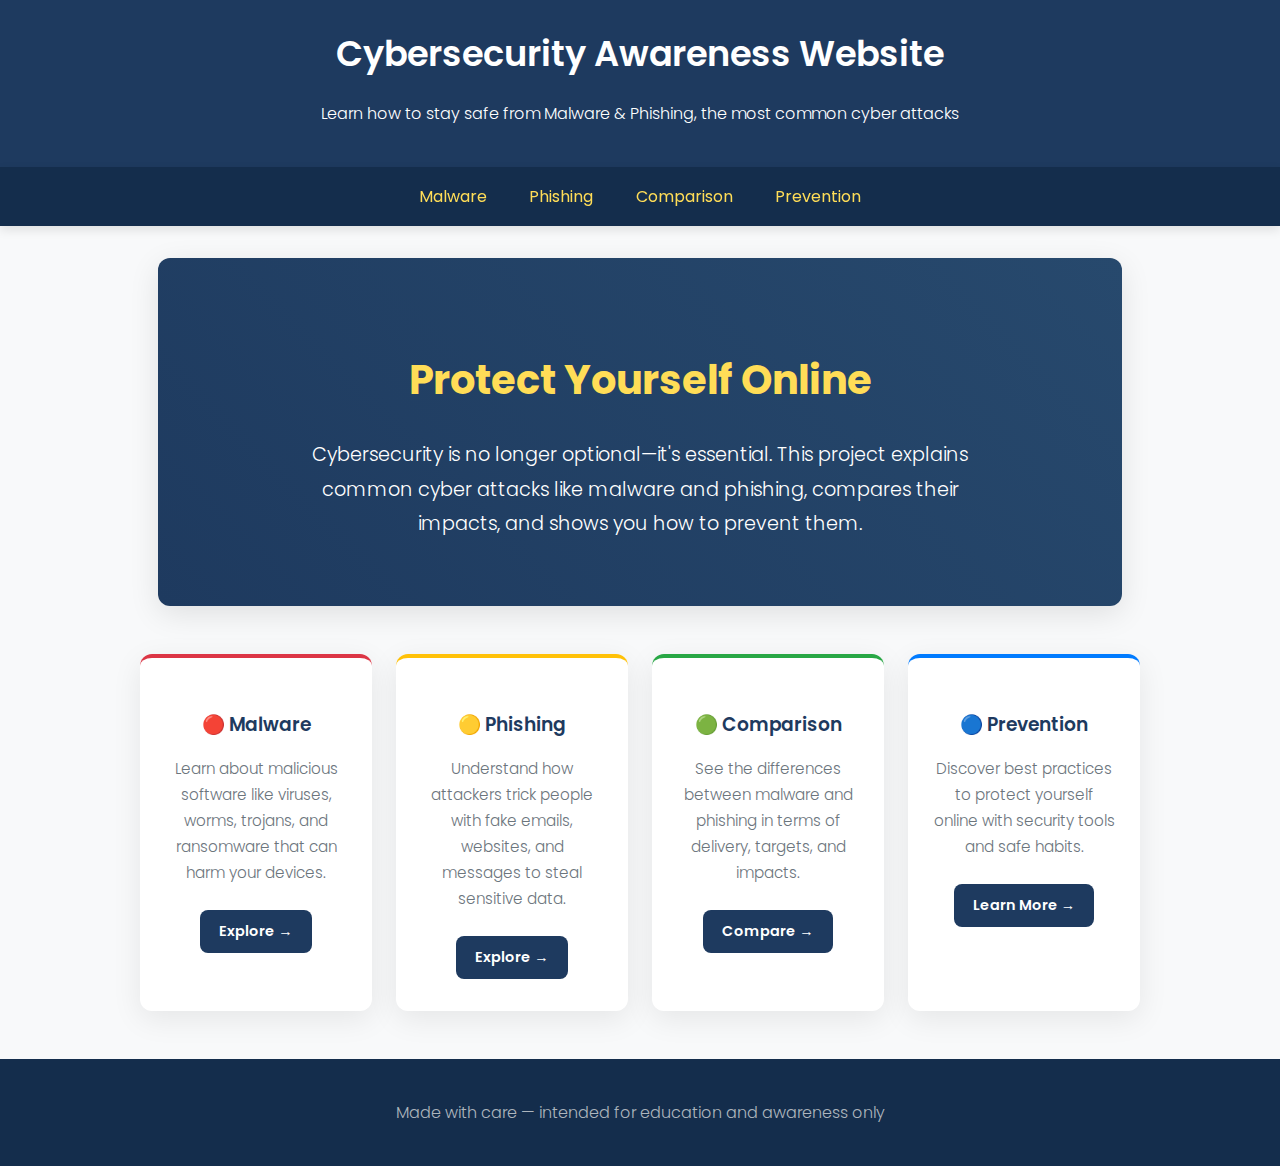
<file: index.html>
<!DOCTYPE html>
<html lang="en">
<head>
  <meta charset="UTF-8">
  <meta name="viewport" content="width=device-width, initial-scale=1.0">
  <title>Cybersecurity Awareness - Home</title>
  <link rel="stylesheet" href="style.css">
</head>
<body>
  <!-- Main Header -->
  <header>
    <h1>Cybersecurity Awareness Website</h1>
    <p>Learn how to stay safe from Malware & Phishing, the most common cyber attacks</p>
  </header>

  <!-- Navigation -->
  <nav class="navbar">
    <a href="malware.html">Malware</a>
    <a href="phishing.html">Phishing</a>
    <a href="comparison.html">Comparison</a>
    <a href="prevention.html">Prevention</a>
  </nav>

  <!-- Hero Section -->
  <section class="hero">
    <h2 style="color: #ffdd57;">Protect Yourself Online</h2>
    <p>
      Cybersecurity is no longer optional—it's essential. 
      This project explains common cyber attacks like malware and phishing, 
      compares their impacts, and shows you how to prevent them.
    </p>
  </section>

  <!-- Features Section -->
  <section class="features">
    <div class="card">
      <h3>🔴 Malware</h3>
      <p>Learn about malicious software like viruses, worms, trojans, and ransomware that can harm your devices.</p>
      <a href="malware.html">Explore →</a>
    </div>

    <div class="card">
      <h3>🟡 Phishing</h3>
      <p>Understand how attackers trick people with fake emails, websites, and messages to steal sensitive data.</p>
      <a href="phishing.html">Explore →</a>
    </div>

    <div class="card">
      <h3>🟢 Comparison</h3>
      <p>See the differences between malware and phishing in terms of delivery, targets, and impacts.</p>
      <a href="comparison.html">Compare →</a>
    </div>

    <div class="card">
      <h3>🔵 Prevention</h3>
      <p>Discover best practices to protect yourself online with security tools and safe habits.</p>
      <a href="prevention.html">Learn More →</a>
    </div>
  </section>

  <!-- Footer -->
  <footer>
    <p>Made with care — intended for education and awareness only</p>
  </footer>
</body>
</html>
</file>
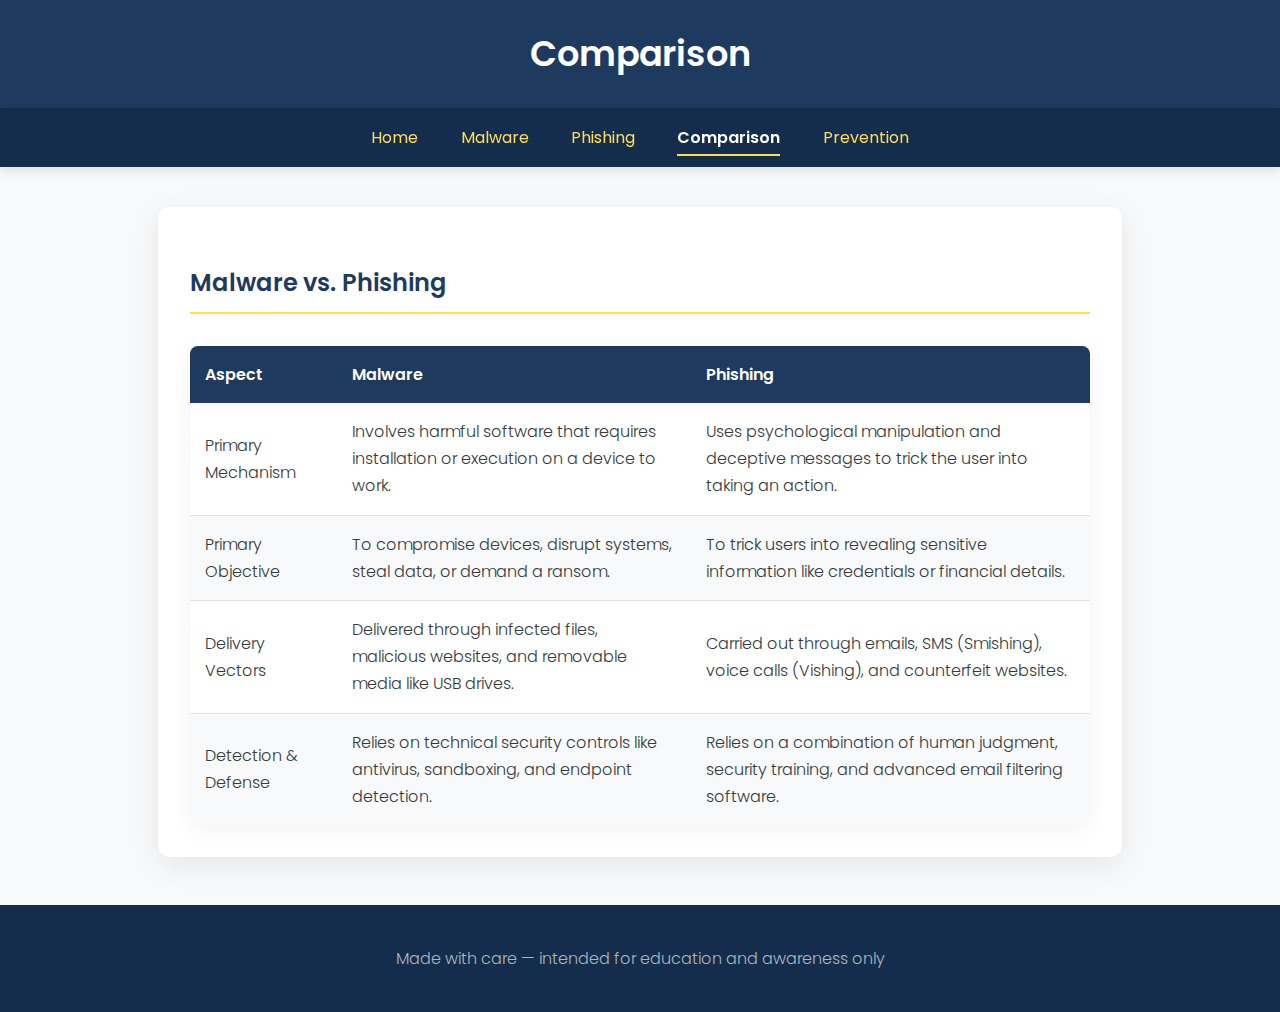
<file: comparison.html>
<!DOCTYPE html>
<html lang="en">
<head>
  <meta charset="UTF-8">
  <title>Comparison</title>
  <link rel="stylesheet" href="style.css">
</head>
<body>
  <header>
    <h1>Comparison</h1>
  </header>

  <nav class="navbar">
    <a href="index.html">Home</a>
    <a href="malware.html">Malware</a>
    <a href="phishing.html">Phishing</a>
    <a href="comparison.html">Comparison</a>
    <a href="prevention.html">Prevention</a>
  </nav>

  <main id="content">
    </main>

  <footer>
    <p>Made with care — intended for education and awareness only</p>
  </footer>
  <script src="script.js"></script>
</body>
</html>
</file>
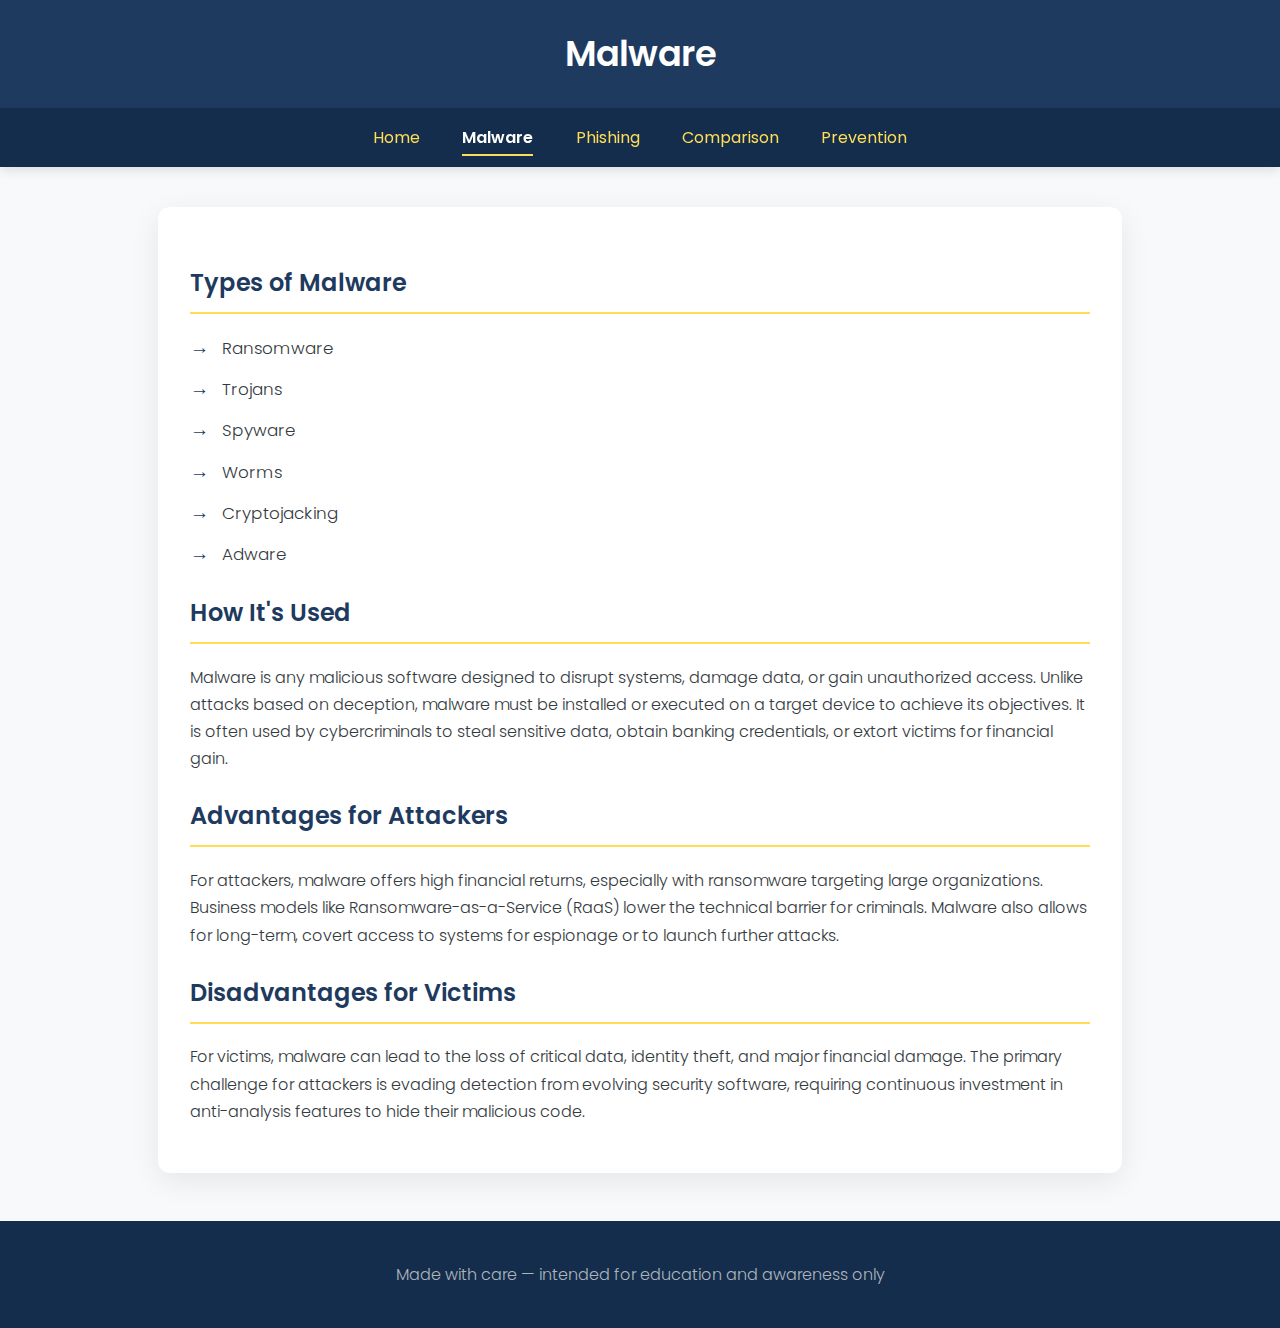
<file: malware.html>
<!DOCTYPE html>
<html lang="en">
<head>
  <meta charset="UTF-8">
  <title>Malware</title>
  <link rel="stylesheet" href="style.css">
</head>
<body>
  <header>
    <h1>Malware</h1>
  </header>

  <nav class="navbar">
    <a href="index.html">Home</a>
    <a href="malware.html">Malware</a>
    <a href="phishing.html">Phishing</a>
    <a href="comparison.html">Comparison</a>
    <a href="prevention.html">Prevention</a>
  </nav>

  <main id="content"></main>

  <footer>
    <p>Made with care — intended for education and awareness only</p>
  </footer>
  <script src="script.js"></script>
</body>
</html>
</file>
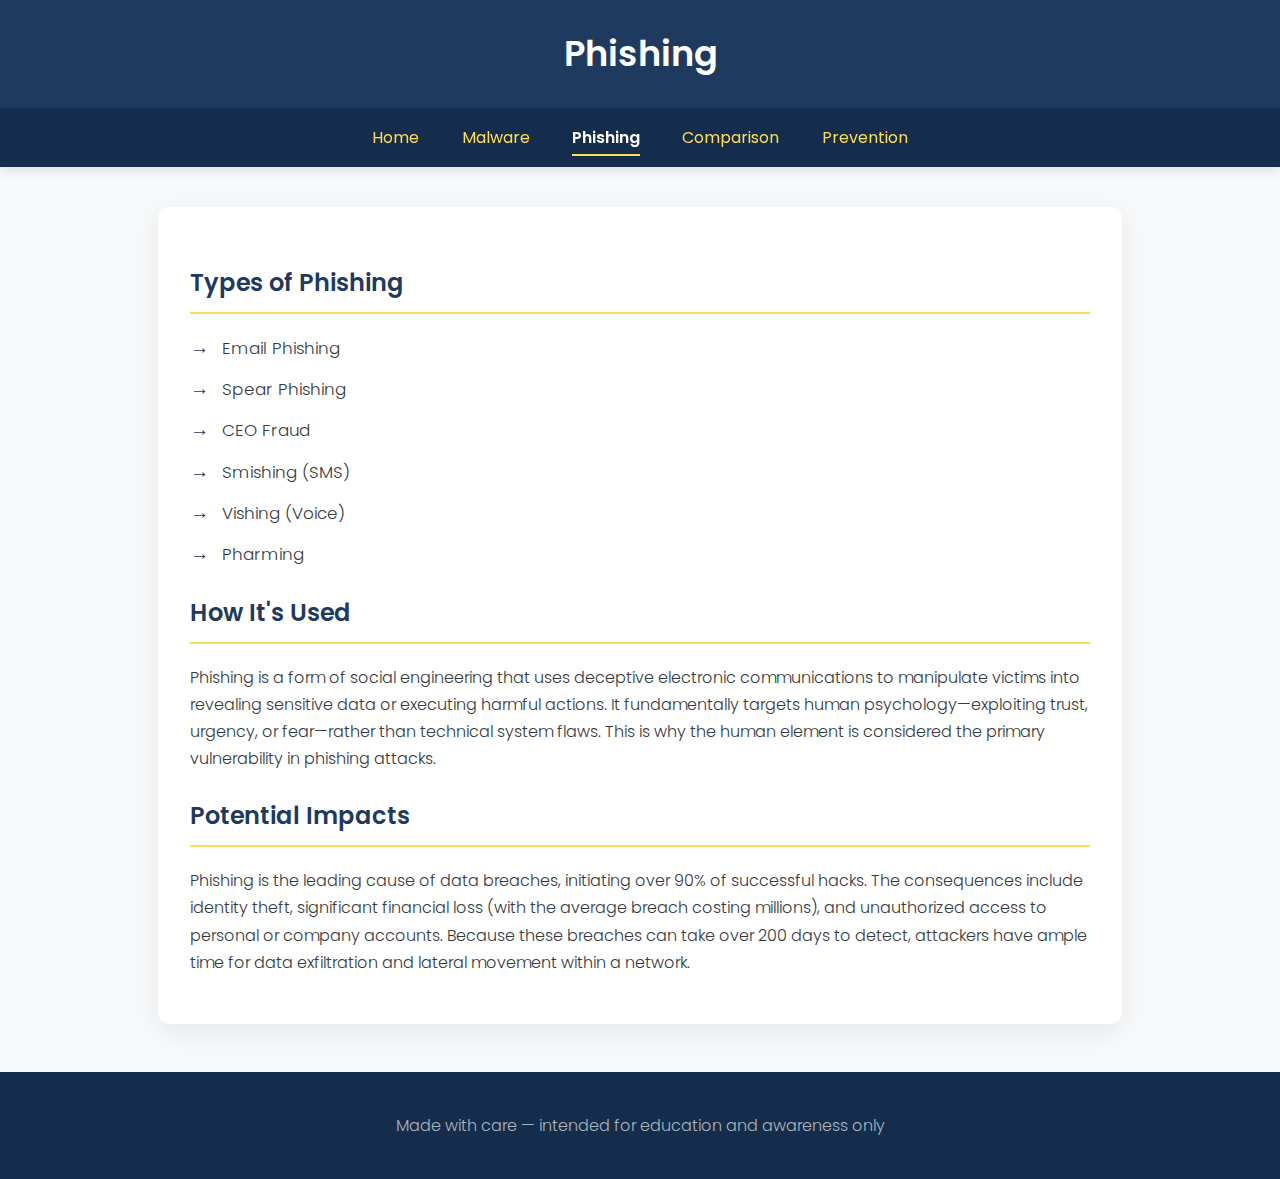
<file: phishing.html>
<!DOCTYPE html>
<html lang="en">
<head>
  <meta charset="UTF-8">
  <title>Phishing</title>
  <link rel="stylesheet" href="style.css">
</head>
<body>
  <header>
    <h1>Phishing</h1>
  </header>

  <nav class="navbar">
    <a href="index.html">Home</a>
    <a href="malware.html">Malware</a>
    <a href="phishing.html">Phishing</a>
    <a href="comparison.html">Comparison</a>
    <a href="prevention.html">Prevention</a>
  </nav>

  <main id="content"></main>

  <footer>
    <p>Made with care — intended for education and awareness only</p>
  </footer>
  <script src="script.js"></script>
</body>
</html>
</file>
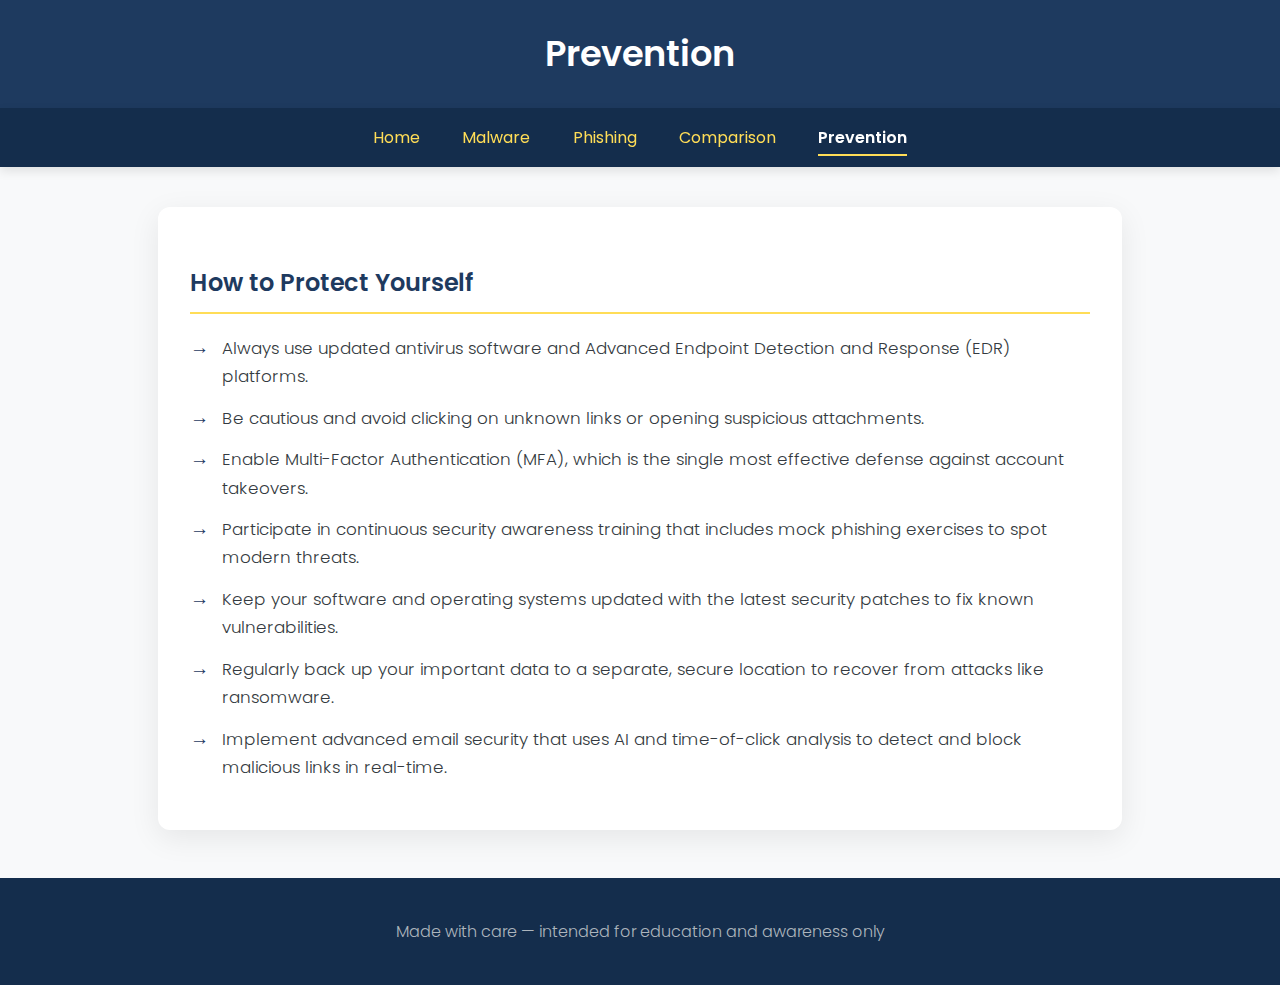
<file: prevention.html>
<!DOCTYPE html>
<html lang="en">
<head>
  <meta charset="UTF-8">
  <title>Prevention</title>
  <link rel="stylesheet" href="style.css">
</head>
<body>
  <header>
    <h1>Prevention</h1>
  </header>

  <nav class="navbar">
    <a href="index.html">Home</a>
    <a href="malware.html">Malware</a>
    <a href="phishing.html">Phishing</a>
    <a href="comparison.html">Comparison</a>
    <a href="prevention.html">Prevention</a>
  </nav>

  <main id="content"></main>

  <footer>
    <p>Made with care — intended for education and awareness only</p>
  </footer>
  <script src="script.js"></script>
</body>
</html>
</file>
<file: style.css>
/* --- Google Font Import --- */
@import url('https://fonts.googleapis.com/css2?family=Poppins:wght@300;400;600;700&display=swap');

/* --- General Page Styling --- */
body {
  /* Updated font for a modern look */
  font-family: 'Poppins', sans-serif;
  margin: 0;
  padding: 0;
  background-color: #f8f9fa; /* Softer background color */
  color: #343a40; /* Softer text color for better readability */
  line-height: 1.7;
  font-weight: 300;
}

/* --- Header Styling --- */
header {
  background: #1e3a5f;
  color: #fff;
  text-align: center;
  padding: 1.5rem 1rem;
}

header h1 {
  margin: 0;
  font-size: 2.2rem;
  font-weight: 600;
}

/* --- Main Content Area --- */
main {
  max-width: 900px;
  margin: 2.5rem auto;
  padding: 2rem;
  background: #fff;
  border-radius: 12px; /* Softer corners */
  box-shadow: 0 8px 30px rgba(0, 0, 0, 0.08); /* More subtle shadow */
}

/* --- Headings --- */
h2 {
  margin-top: 1.5rem;
  color: #1e3a5f;
  border-bottom: 2px solid #ffdd57; /* Using accent color for border */
  padding-bottom: 0.5rem;
  font-weight: 600;
}

/* --- List Styling (Improved) --- */
ul {
  list-style: none;
  padding-left: 0;
}

ul li {
  margin: 0.8rem 0;
  padding-left: 2rem;
  position: relative;
  font-size: 1.05rem;
}

ul li::before {
  content: "→"; /* More elegant bullet */
  position: absolute;
  left: 0;
  color: #1e3a5f;
  font-weight: bold;
  font-size: 1.2rem;
  top: -2px;
}

/* --- Table Styling (Modernized) --- */
table {
  width: 100%;
  border-collapse: collapse;
  margin-top: 2rem;
  font-size: 1rem;
  box-shadow: 0 4px 20px rgba(0, 0, 0, 0.05);
  border-radius: 8px;
  overflow: hidden; /* Ensures border-radius applies to corners */
}

table th {
  background-color: #1e3a5f;
  color: #fff;
  padding: 15px;
  text-align: left;
  font-weight: 600;
}

table td {
  padding: 15px;
  border-bottom: 1px solid #dee2e6; /* Horizontal borders only */
}

table tr:last-child td {
  border-bottom: none; /* Remove border on last row */
}

table tr:nth-child(even) {
  background-color: #f8f9fa;
}

table tr:hover {
  background-color: #e9ecef; /* Subtle hover effect */
}

/* --- Navigation Bar (Improved with Active State) --- */
.navbar {
  background-color: #142d4c;
  text-align: center;
  padding: 1rem;
  box-shadow: 0 4px 10px rgba(0, 0, 0, 0.1);
  position: sticky;
  top: 0;
  z-index: 1000;
}

.navbar a {
  color: #ffdd57;
  margin: 0 1.2rem;
  text-decoration: none;
  font-weight: 400;
  transition: color 0.3s ease, transform 0.3s ease; /* Smooth transition */
  padding-bottom: 5px;
  border-bottom: 2px solid transparent;
}

.navbar a:hover {
  color: #fff;
  transform: translateY(-2px); /* Slight lift on hover */
}

/* Style for the current/active page link */
.navbar a.active {
  color: #fff;
  font-weight: 600;
  border-bottom: 2px solid #ffdd57;
}


/* --- Hero Section (Homepage) --- */
.hero {
  text-align: center;
  padding: 4rem 2rem;
  background: linear-gradient(45deg, #1e3a5f, #27496d); /* Subtle gradient */
  color: #fff;
  border-radius: 12px;
  margin: 2rem auto;
  max-width: 900px;
  box-shadow: 0 8px 30px rgba(0, 0, 0, 0.1);
}

.hero h2 {
  font-size: 2.5rem;
  font-weight: 700;
  margin-bottom: 1rem;
  border: none; /* Remove border from hero heading */
}

.hero p {
  font-size: 1.2rem;
  max-width: 700px;
  margin: 0 auto;
  line-height: 1.8;
  font-weight: 300;
}

/* --- Features Section / Cards (Homepage) --- */
.features {
  display: grid;
  grid-template-columns: repeat(auto-fit, minmax(220px, 1fr));
  gap: 1.5rem;
  max-width: 1000px;
  margin: 3rem auto;
  padding: 0 1rem;
}

.card {
  background: #fff;
  border-radius: 12px;
  padding: 2rem 1.5rem;
  box-shadow: 0 8px 30px rgba(0, 0, 0, 0.08);
  text-align: center;
  transition: transform 0.3s ease, box-shadow 0.3s ease;
  border-top: 4px solid #1e3a5f; /* Accent border */
}

.card h3 {
  color: #1e3a5f;
  margin-bottom: 1rem;
  font-weight: 600;
}

.card p {
  margin-bottom: 1.5rem;
  font-size: 0.95rem;
  color: #6c757d;
}

.card a {
  display: inline-block;
  padding: 0.6rem 1.2rem;
  background-color: #1e3a5f;
  color: #fff;
  text-decoration: none;
  border-radius: 8px;
  font-size: 0.9rem;
  font-weight: 600;
  transition: background-color 0.3s ease, transform 0.3s ease;
}

.card a:hover {
  background-color: #27496d;
  transform: scale(1.05);
}

.card:hover {
  transform: translateY(-10px);
  box-shadow: 0 12px 40px rgba(0, 0, 0, 0.12);
}

/* Card accent colors */
.card:nth-child(1) { border-top-color: #dc3545; } /* Red */
.card:nth-child(2) { border-top-color: #ffc107; } /* Yellow */
.card:nth-child(3) { border-top-color: #28a745; } /* Green */
.card:nth-child(4) { border-top-color: #007bff; } /* Blue */

/* --- Footer --- */
footer {
  background: #142d4c;
  color: #adb5bd; /* Lighter color for footer text */
  text-align: center;
  padding: 1.5rem;
  margin-top: 3rem;
}
</file>
